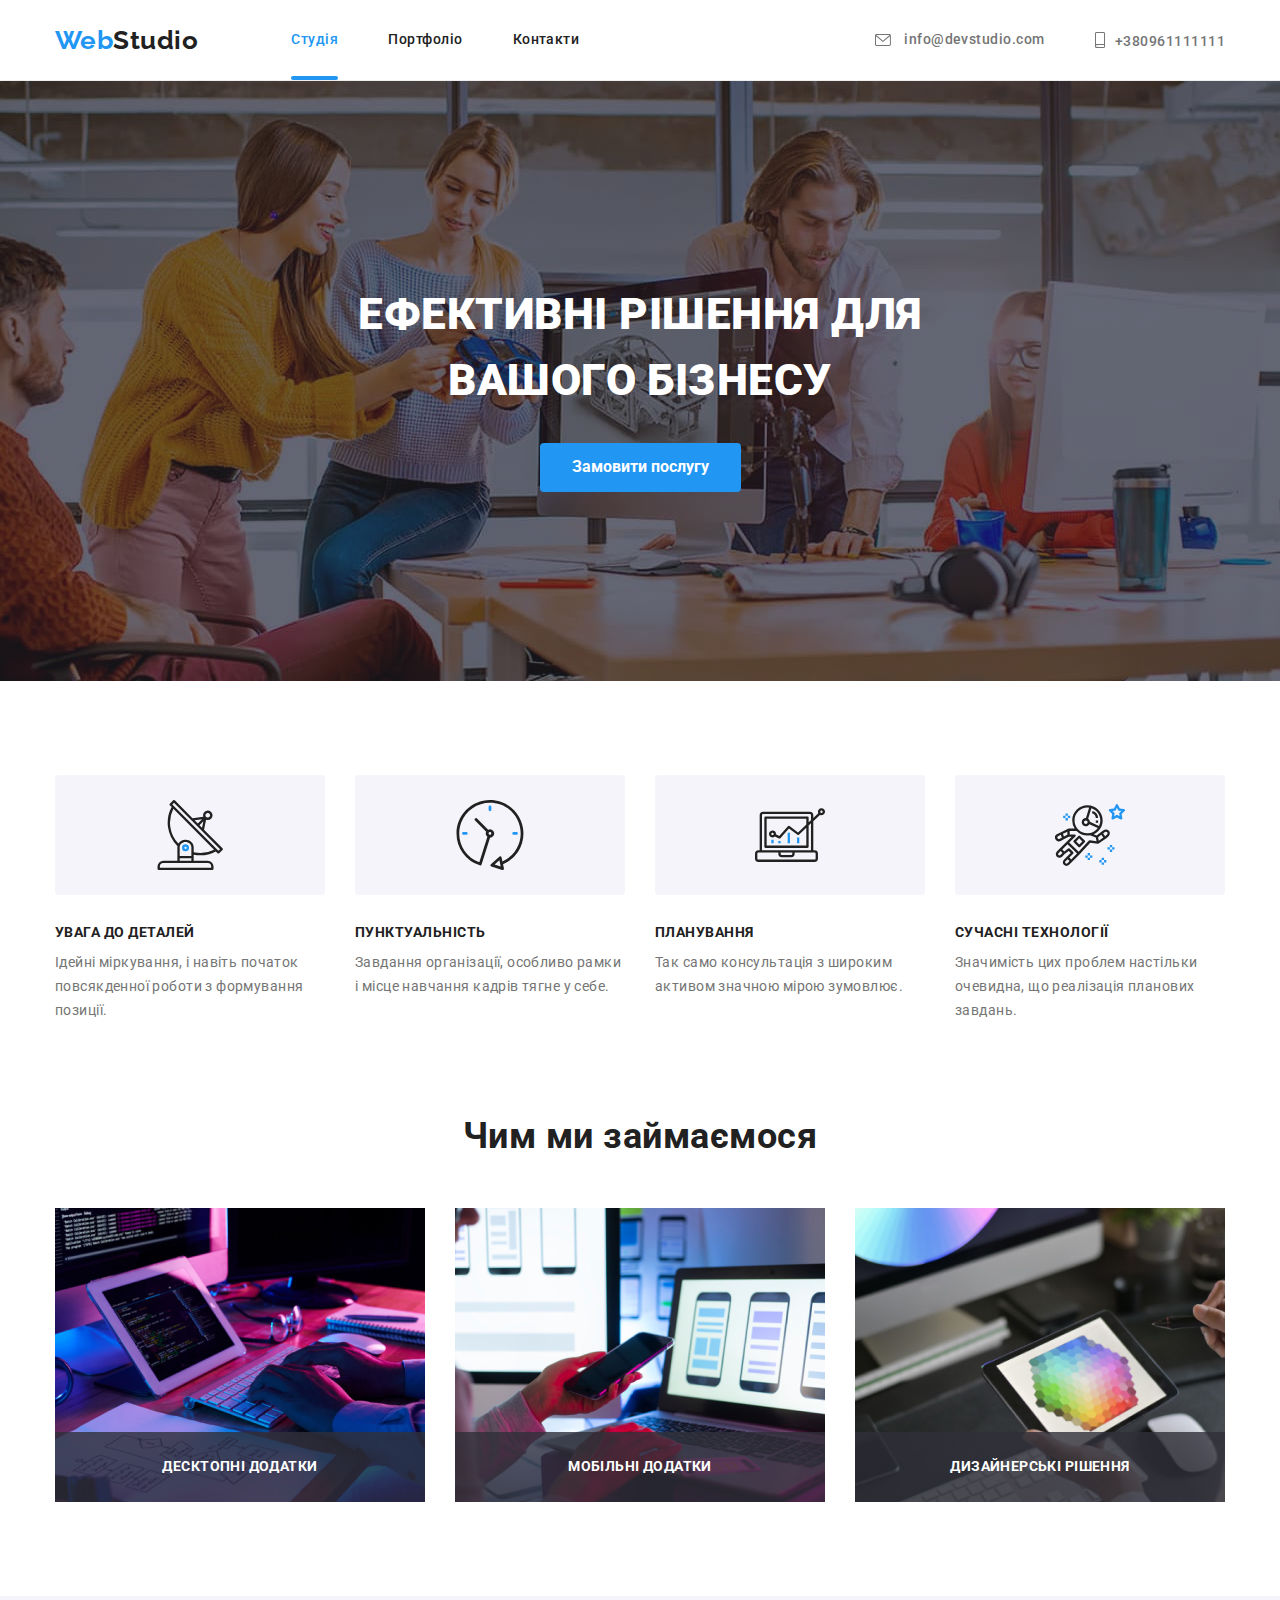
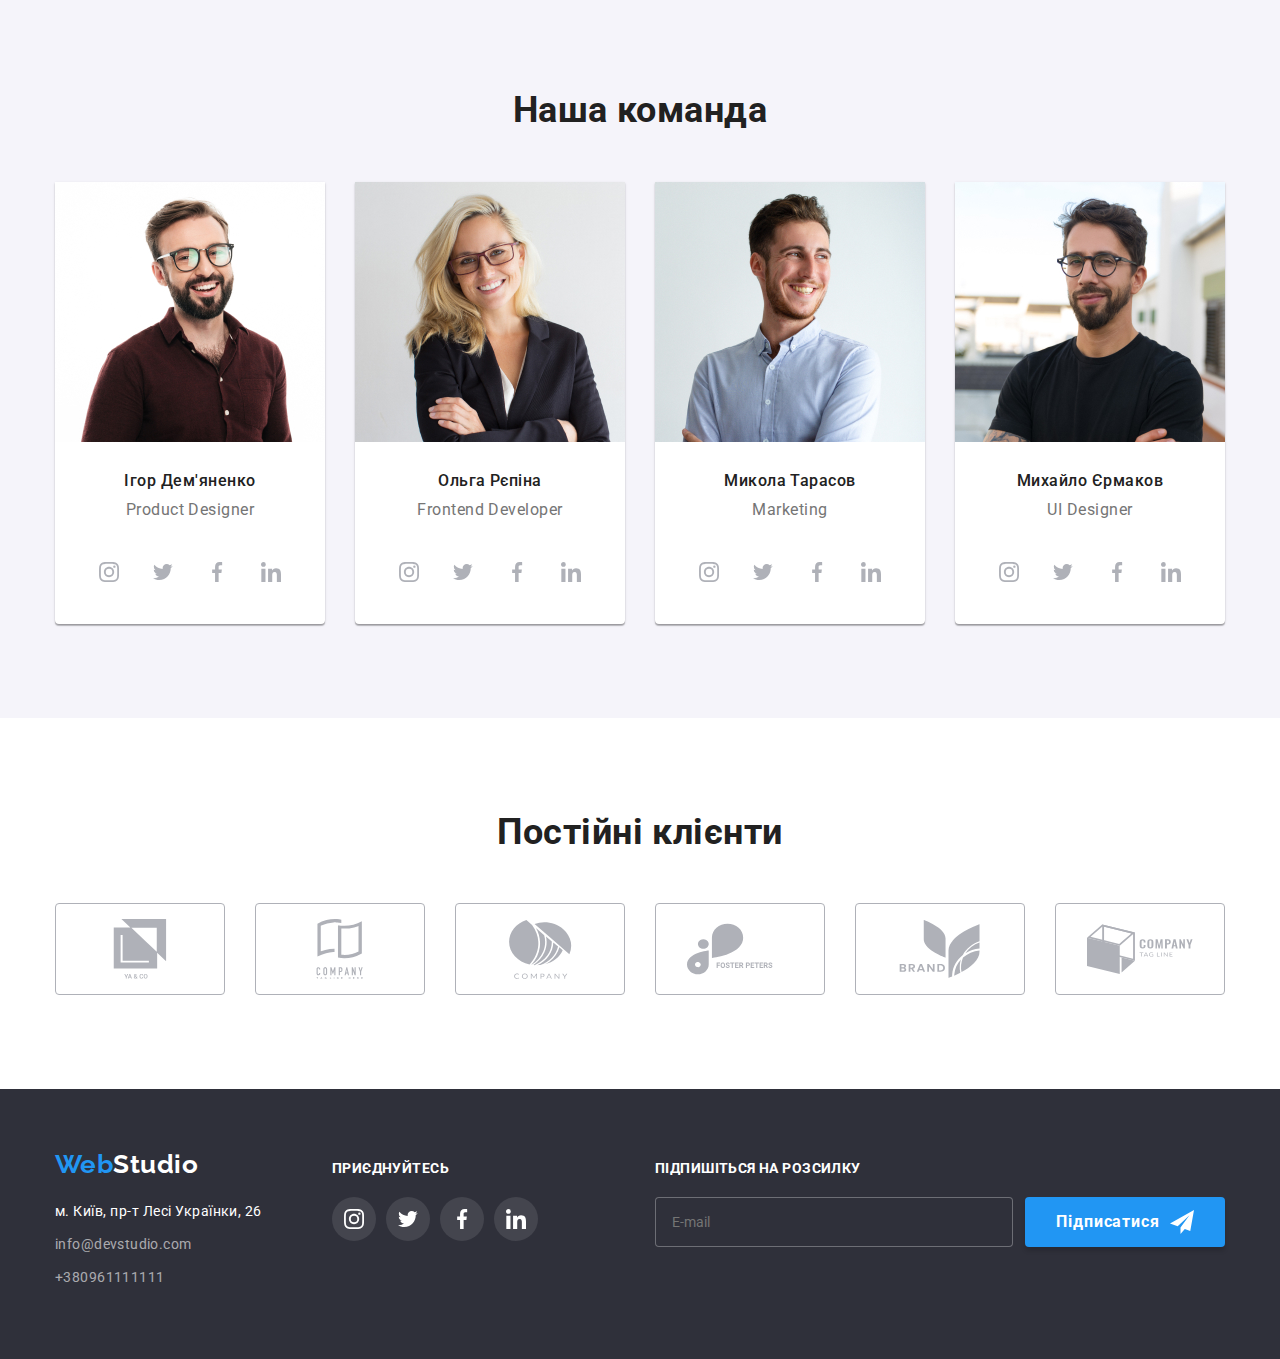
<file: index.html>
<!DOCTYPE html>
<html lang="uk">
<head>
    <meta charset="UTF-8">
    <meta http-equiv="X-UA-Compatible" content="IE=edge">
    <meta name="viewport" content="width=device-width, initial-scale=1.0">
    <title>WebStudio</title>
    <link rel="preconnect" href="https://fonts.googleapis.com">
    <link rel="preconnect" href="https://fonts.gstatic.com" crossorigin>
    <link href="https://fonts.googleapis.com/css2?family=Raleway:wght@700&family=Roboto:wght@400;500;700;900&display=swap" rel="stylesheet">
    <link rel="stylesheet" href="https://cdnjs.cloudflare.com/ajax/libs/modern-normalize/1.1.0/modern-normalize.min.css">
    <link rel="stylesheet" href="./css/styles.css">
</head>

<body>
<!--Шапка сайта-->

<header class="page-header">
<div class="container">
    
    <nav class="main-nav">  
        <a href="./index.html" class="logo">Web<span class="logo_accent">Studio</span></a> 
   <ul class="site-nav">
       <li class="site-nav__item"><a href="./index.html" class="site-nav__link current">Студія</a></li>
       <li class="site-nav__item"><a href="./portfolio.html" class="site-nav__link">Портфоліо</a></li>
       <li class="site-nav__item"><a href="" class="site-nav__link">Контакти</a></li>
   </ul>
   <ul class="site-contact">
    <li class="site-contact__item">
        <a href="mailto:info@devstudio.com" class="site-contact__link">
        <svg class="site-contact__icon"  width="16" height="12" ><use href="./images/icons.svg#envelope" ></use></svg>
        info@devstudio.com</a>
    </li>
   <li class="site-contact__item"><a href="tel:+380961111111" class="site-contact__link">
    <svg class="site-contact__icon" width="10" height="16" ><use href="./images/icons.svg#smartphone" ></use></svg>+380961111111</a></li>
</ul>
   </nav>  
</div>
</header>

<main>
<!--Герой-->
<section class="hero overlay">
    <div class="container">  
    <h1 class="hero__title">Ефективні рішення для вашого бізнесу</h1>
            <button type="button" class="hero__button" data-modal-open>
            Замовити послугу
            </button>
        </div>
</section>

<!--Блок послуги-->
<section class="section feature">
    <div class="container">
    <h2 class="visually-hidden">Наші особливості</h2>
        <ul class="feature__list">
            
            <li>
                <div class="feature__wrapper">
                    <svg width="70" height="70" ><use href="./images/icons.svg#antenna" ></use></svg>
                </div>
                <h3 class="feature__title">Увага до деталей</h3>
                <p class="feature__text">Ідейні міркування, і навіть початок повсякденної роботи з формування позиції.</p>
            </li>
            
            <li>
                <div class="feature__wrapper">
                    <svg  width="70" height="70" ><use href="./images/icons.svg#clock" ></use></svg>
                </div>
                <h3 class="feature__title">Пунктуальність</h3>
                <p class="feature__text">Завдання організації, особливо рамки і місце навчання кадрів тягне у себе.</p>
            </li>
            
            <li>
                <div class="feature__wrapper">
                    <svg width="70" height="70" ><use href="./images/icons.svg#diagram" ></use></svg>
                </div>
                <h3 class="feature__title">Планування</h3>
                <p class="feature__text">Так само консультація з широким активом значною мірою зумовлює.</p>
            </li>
            
            <li >
                <div class="feature__wrapper">
                    <svg width="70" height="70" ><use href="./images/icons.svg#astronaut" ></use></svg>
                </div>
                <h3 class="feature__title">Сучасні технології</h3>
                <p class="feature__text">Значимість цих проблем настільки очевидна, що реалізація планових завдань.</p>
            </li>
    </ul>
</div> 
</section>
<!-- Чим ми займаємося -->
<section class="section-services">
        <div class="container">
        <h3 class="section-title">Чим ми займаємося</h3>
        <ul class="services">
        <li >
            <img  src="./images/1.jpg" width="370" alt="Розробка" >
            <p class="services__text">Десктопні додатки</p>
        </li>
        <li>
            <img  src="./images/2.jpg" width="370" alt="Створення макету">
            <p class="services__text">Мобільні додатки</p>
        </li>
        <li >
            
            
            <img  src="./images/3.jpg" width="370" alt="Графічне оформлення">
            <p class="services__text">Дизайнерські рішення</p>
        </li>
        </ul>
    </div>
</section>

<!--Наша команда-->
<section class="section-team">
    <div class="container">
        <h2 class="section-title">Наша команда</h2>
        <ul class="team">
            <li class="team-user">
                <img src="./images/team1.jpg" width="270" alt="Дизайнер команди">
                <div class="team-user__items">
                    <p class="team-user__name">Ігор Дем'яненко</p> 
                    <p class="team-user__position">Product Designer</p>
                </div>
               <ul class="social-list">
                <li > 
                    <a class="social-list__link" href="#" target="_blank" rel="noopener noreferrer">
                        <svg class="social-list__icon" width="20" height="20">
                        <use href="./images/icons.svg#instagram"></use>
                        </svg>
                    </a>
                </li>
               <li> 
                    <a class="social-list__link" href="#" target="_blank" rel="noopener noreferrer">
                    <svg class="social-list__icon" width="20" height="20">
                    <use href="./images/icons.svg#twitter"></use>
                    </svg>
                    </a>
                </li>
                <li > 
                    <a class="social-list__link" href="#" target="_blank" rel="noopener noreferrer">
                    <svg class="social-list__icon" width="20" height="20">
                    <use href="./images/icons.svg#facebook"></use>
                    </svg>
                    </a>
                </li>
                <li > 
                    <a class="social-list__link" href="#" target="_blank" rel="noopener noreferrer">
                    <svg class="social-list__icon" width="20" height="20">
                    <use href="./images/icons.svg#linkedin"></use>
                    </svg>
                    </a>
                </li>
               </ul>
            </li>
            
            <li class="team-user">
                <img src="./images/team2.jpg" width="270" alt="Інтерфейсний розробник">
                <div class="team-user__items">
                    <p class="team-user__name">Ольга Рєпіна</p>
                    <p class="team-user__position">Frontend Developer</p>
                </div>
                <ul class="social-list">
                    <li > 
                        <a class="social-list__link" href="#" target="_blank" rel="noopener noreferrer">
                            <svg class="social-list__icon" width="20" height="20">
                            <use href="./images/icons.svg#instagram"></use>
                            </svg>
                        </a>
                    </li>
                   <li > 
                        <a class="social-list__link" href="#" target="_blank" rel="noopener noreferrer">
                        <svg class="social-list__icon" width="20" height="20">
                        <use href="./images/icons.svg#twitter"></use>
                        </svg>
                        </a>
                    </li>
                    <li > 
                        <a class="social-list__link" href="#" target="_blank" rel="noopener noreferrer">
                        <svg class="social-list__icon" width="20" height="20">
                        <use href="./images/icons.svg#facebook"></use>
                        </svg>
                        </a>
                    </li>
                    <li > 
                        <a class="social-list__link" href="#" target="_blank" rel="noopener noreferrer">
                        <svg class="social-list__icon" width="20" height="20">
                        <use href="./images/icons.svg#linkedin"></use>
                        </svg>
                        </a>
                    </li>
                   </ul>
            </li>
            
            <li class="team-user">
                <img src="./images/team3.jpg" width="270" alt="Маркетолог">
                <div class="team-user__items">
                    <p class="team-user__name">Микола Тарасов</p>
                    <p class="team-user__position">Marketing</p>
                </div>
                <ul class="social-list">
                    <li> 
                        <a class="social-list__link" href="#" target="_blank" rel="noopener noreferrer">
                            <svg class="social-list__icon" width="20" height="20">
                            <use href="./images/icons.svg#instagram"></use>
                            </svg>
                        </a>
                    </li>
                   <li> 
                        <a class="social-list__link" href="#" target="_blank" rel="noopener noreferrer">
                        <svg class="social-list__icon" width="20" height="20">
                        <use href="./images/icons.svg#twitter"></use>
                        </svg>
                        </a>
                    </li>
                    <li > 
                        <a class="social-list__link" href="#" target="_blank" rel="noopener noreferrer">
                        <svg class="social-list__icon" width="20" height="20">
                        <use href="./images/icons.svg#facebook"></use>
                        </svg>
                        </a>
                    </li>
                    <li > 
                        <a class="social-list__link" href="#" target="_blank" rel="noopener noreferrer">
                        <svg class="social-list__icon" width="20" height="20">
                        <use href="./images/icons.svg#linkedin"></use>
                        </svg>
                        </a>
                    </li>
                </ul>
            </li>
            
            <li class="team-user">
                <img src="./images/team4.jpg" width="270" alt="UI Дизайнер">
                <div class="team-user__items">
                    <p class="team-user__name">Михайло Єрмаков</p>
                    <p class="team-user__position">UI Designer</p>
                </div>
                <ul class="social-list">
                    <li > 
                        <a class="social-list__link" href="#" target="_blank" rel="noopener noreferrer">
                            <svg class="social-list__icon" width="20" height="20">
                            <use href="./images/icons.svg#instagram"></use>
                            </svg>
                        </a>
                    </li>
                   <li > 
                        <a class="social-list__link" href="#" target="_blank" rel="noopener noreferrer">
                        <svg class="social-list__icon" width="20" height="20">
                        <use href="./images/icons.svg#twitter"></use>
                        </svg>
                        </a>
                    </li>
                    <li> 
                        <a class="social-list__link" href="#" target="_blank" rel="noopener noreferrer">
                        <svg class="social-list__icon" width="20" height="20">
                        <use href="./images/icons.svg#facebook"></use>
                        </svg>
                        </a>
                    </li>
                    <li > 
                        <a class="social-list__link" href="#" target="_blank" rel="noopener noreferrer">
                        <svg class="social-list__icon" width="20" height="20">
                        <use href="./images/icons.svg#linkedin"></use>
                        </svg>
                        </a>
                    </li>
                   </ul>
            </li>
        </ul>
    </div>
</section>

<!-- Постійні клієнти -->
<section class="section">
<div class="container">
<h2 class="section-title">Постійні клієнти</h2>
<ul class="clients-list">
    <li >
       <a class="clients-list__link" href="#" target="_blank" rel="noopener noreferrer">
       <svg class="clients-list__icon" width="106" height="60">
       <use href="./images/icons.svg#group1"></use>
       </svg>
       </a>
    </li>
   
    <li >
        <a class="clients-list__link" href="#" target="_blank" rel="noopener noreferrer">
        <svg class="clients-list__icon" width="106" height="60">
        <use href="./images/icons.svg#group2"></use>
        </svg>
    </a>
    </li>
    
    <li >
        <a class="clients-list__link" href="#" target="_blank" rel="noopener noreferrer">
        <svg class="clients-list__icon" width="106" height="60">
        <use href="./images/icons.svg#group3"></use>
        </svg>
    </a>
    </li>
                
    <li>
        <a class="clients-list__link" href="#" target="_blank" rel="noopener noreferrer">
        <svg class="clients-list__icon" width="106" height="60">
        <use href="./images/icons.svg#group4"></use>
        </svg>
    </a>
    </li>
                    
    <li >
        <a class="clients-list__link" href="#" target="_blank" rel="noopener noreferrer">
        <svg class="clients-list__icon" width="106" height="60">
        <use href="./images/icons.svg#group5"></use>
        </svg>
    </a>
    </li>
                        
    <li >
        <a class="clients-list__link" href="#" target="_blank" rel="noopener noreferrer">
        <svg class="clients-list__icon" width="106" height="60">
        <use href="./images/icons.svg#group6"></use>
        </svg>
    </a>
    </li>
                            
    
    

    
</ul>
</div>

</section>

</main>
<!--Футер-->

<footer class="footer">
     
<div class="container">
<div class="footer-nav">
    
    <div>
        <a href="./index.html" class="logo-footer">Web<span class="logo-footer__accent">Studio</span></a>
            <address>
            <ul>
                <li class="footer-contact"><a href="https://goo.gl/maps/CPtrU1FHBa2aNyZL9" target="_blank" rel="noopener noreferrer" class="footer-contact__location" >м. Київ, пр-т Лесі Українки, 26</a></li>
                <li class="footer-contact"><a href="mailto:info@devstudio.com" class="footer-contact__link">info@devstudio.com</a></li>
                <li class="footer-contact"><a href="tel:+380961111111" class="footer-contact__link" >+380961111111</a></li>
            </ul>
            </address>  
    </div>
    
    <div class="footer-social">
                <p class="footer-social__title">Приєднуйтесь</p>
                <ul class="footer-social__list">
                    <li> 
                        <a class="footer-social__link" href="#" target="_blank" rel="noopener noreferrer">
                            <svg class="footer-social__icon" width="20" height="20">
                            <use href="./images/icons.svg#instagram"></use>
                            </svg>
                        </a>
                    </li>
                   <li> 
                        <a class="footer-social__link" href="#" target="_blank" rel="noopener noreferrer">
                        <svg class="footer-social__icon" width="20" height="20">
                        <use href="./images/icons.svg#twitter"></use>
                        </svg>
                        </a>
                    </li>
                    <li > 
                        <a class="footer-social__link" href="#" target="_blank" rel="noopener noreferrer">
                        <svg class="footer-social__icon" width="20" height="20">
                        <use href="./images/icons.svg#facebook"></use>
                        </svg>
                        </a>
                    </li>
                    <li> 
                        <a class="footer-social__link" href="#" target="_blank" rel="noopener noreferrer">
                        <svg class="footer-social__icon" width="20" height="20">
                        <use href="./images/icons.svg#linkedin"></use>
                        </svg>
                        </a>
                    </li>
                   </ul>
    </div> 
    
    <div class="footer-subscription">
            <p class="footer-social__title">Підпишіться на розсилку</p>
            <div class="footer-subscription__label">
            <label for="email"></label>
            <input type="email" name="email" id="email" placeholder="E-mail">
            <button class="footer-subscription__button" type="submit" >
                Підписатися<svg class="footer-subscription__icon" width="24" height="24" ><use href="./images/icons.svg#icon-send" ></use></svg>
            </button>
        </div>
    </div>          
   
</div>
</div>
    
          
    
</footer>

<!-- Backdrop -->

<div class="backdrop is-hidden" data-modal>
<div class="modal">
<h2 class="modal-title">Залиште свої дані, ми вам передзвонимо</h2>
<button class="modal-button__close" data-modal-close >
<svg class="close-black" width="18" height="18" ><use href="./images/icons.svg#close-black" ></use></svg>
</button>

<form class="form-list" >

<label class="form-field"for="name">
    <span class="form-field__label">Ім'я</span>
    <input  class="form-field__input" type="text" name="name" >
    <svg class="form-field__icon" width="18" height="18" ><use href="./images/icons.svg#person-black" ></use></svg>
</label>
<label class="form-field"for="tel">
    <span class="form-field__label">Телефон</span>
    <input  class="form-field__input" type="tel" name="tel" >
    <svg class="form-field__icon" width="18" height="18" ><use href="./images/icons.svg#tlephone-black" ></use></svg>
</label>
<label class="form-field"for="email">
    <span class="form-field__label">Пошта</span>
    <input  class="form-field__input" type="email" name="email">
    <svg class="form-field__icon" width="18" height="18" ><use href="./images/icons.svg#email-black" ></use></svg>
</label>

<label class="form-field" for="comment"><span class="form-label">Коментар</span>
    <textarea class="form-field__textarea" name="comment" id="comment"  rows="10" placeholder="Введіть текст"></textarea>
</label>

<label class="form-consent" >
    <input class="form-consent__checkbox" type="checkbox" name="agree" value="agree">
    <span class="form-consent__check">
        <svg class="form-consent__icon" width="16" height="15" ><use href="./images/icons.svg#icon-check" ></use></svg>
    </span>
    <span>Погоджуюся з розсилкою та приймаю <a class="form-link" href="">Умови договору</a></span>
  </label>
</form>

<button class="modal-button__send"  type="submit">Відправити</button>

</div>
</div>

<script src="./js/modal.js"></script>
</body>

</html>
</file>
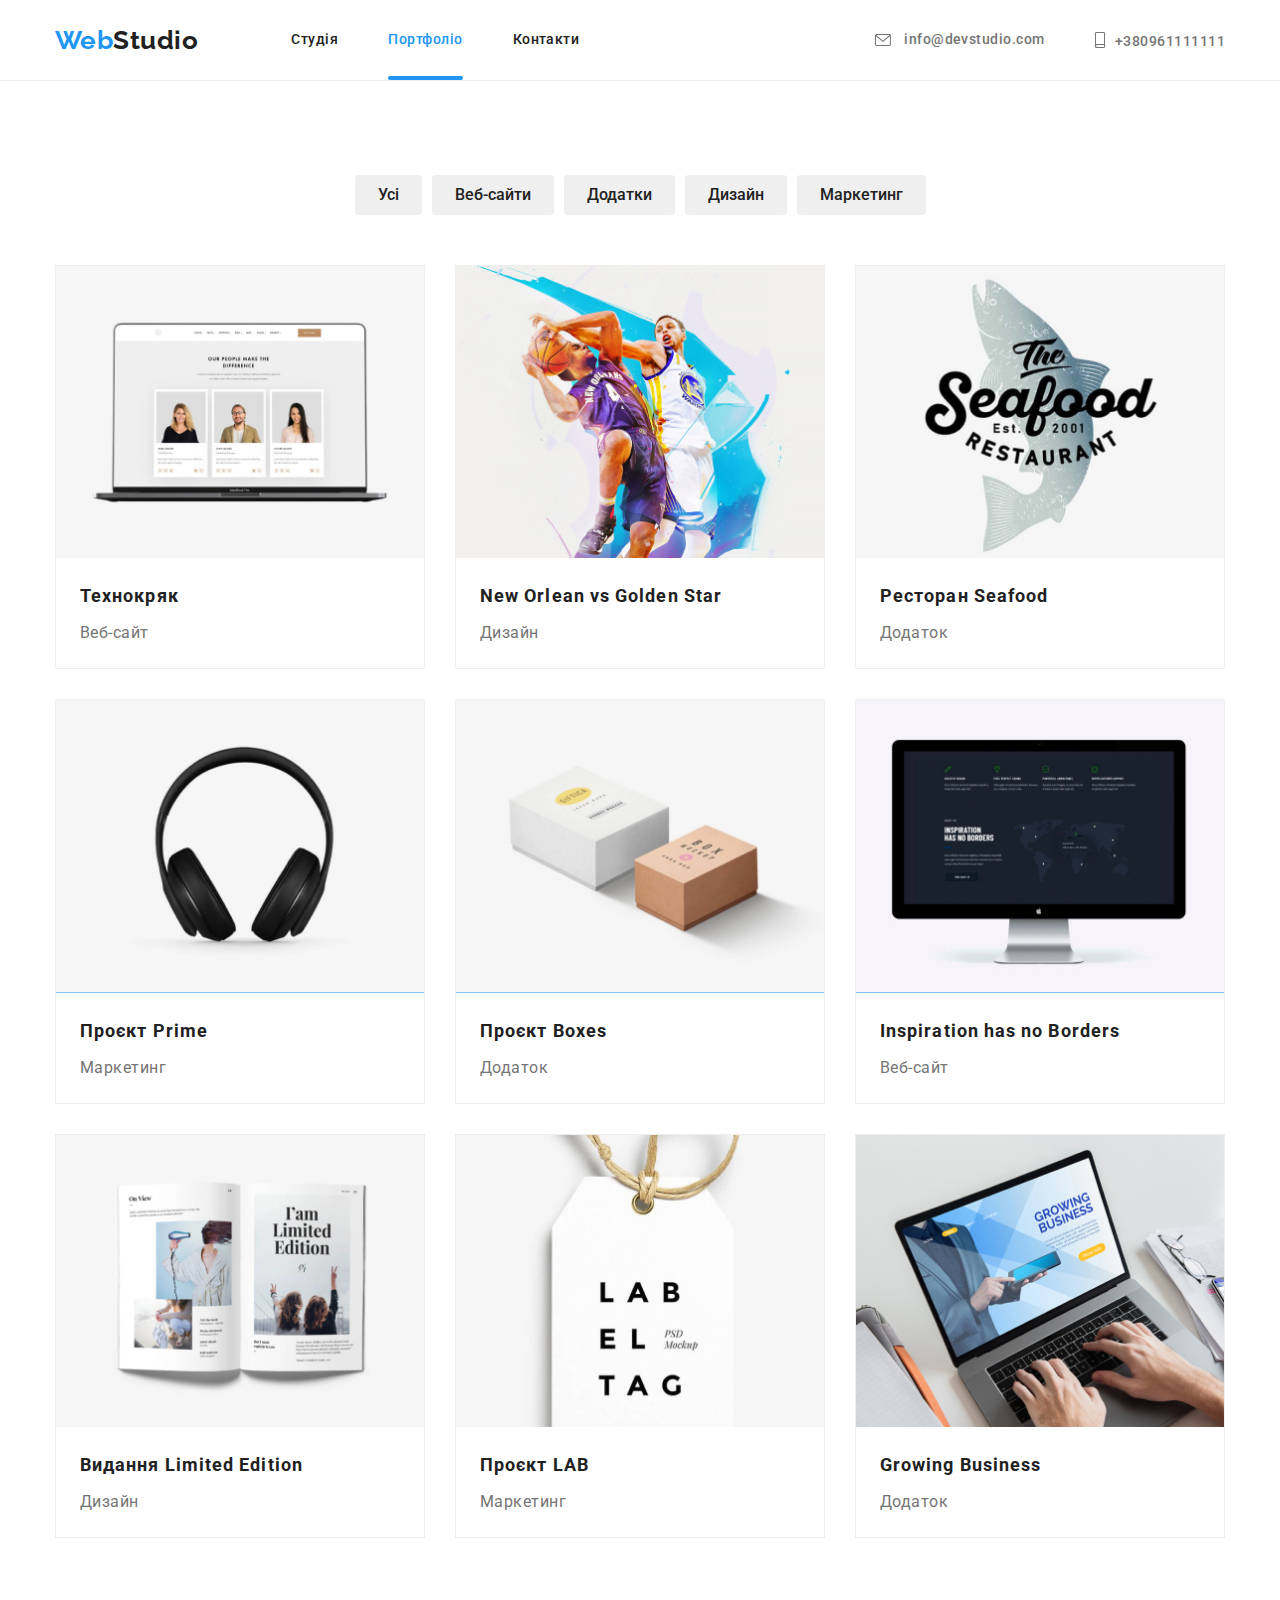
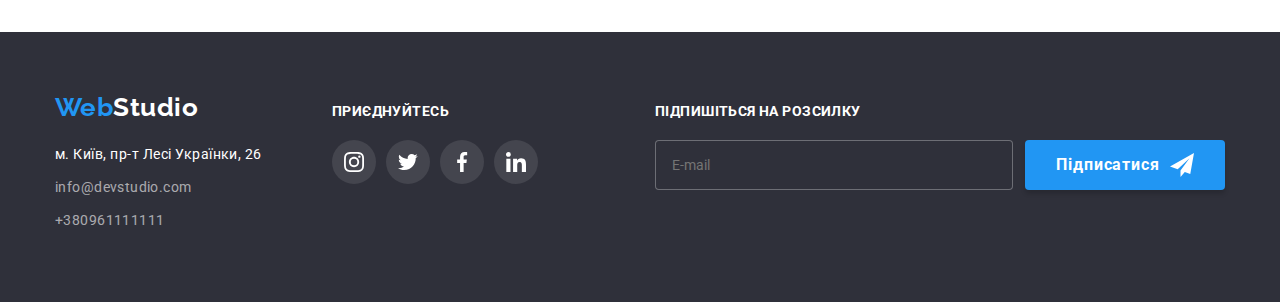
<file: portfolio.html>
<!DOCTYPE html>
<html lang="uk">
    <head>
        <meta charset="UTF-8">
        <meta http-equiv="X-UA-Compatible" content="IE=edge">
        <meta name="viewport" content="width=device-width, initial-scale=1.0">
        <title>Portfolio</title>
        <link rel="preconnect" href="https://fonts.googleapis.com">
        <link rel="preconnect" href="https://fonts.gstatic.com" crossorigin>
        <link href="https://fonts.googleapis.com/css2?family=Raleway:wght@700&family=Roboto:wght@400;500;700;900&display=swap" rel="stylesheet">
        <link rel="stylesheet" href="https://cdnjs.cloudflare.com/ajax/libs/modern-normalize/1.1.0/modern-normalize.min.css">
        <link rel="stylesheet" href="./css/styles.css">
    </head>
<body>
<!--Шапка сайта-->
    <header class="page-header">
        <div class="container">
            
            <nav class="main-nav">  
                <a href="./index.html" class="logo">Web<span class="logo_accent">Studio</span></a> 
           <ul class="site-nav">
               <li class="site-nav__item"><a href="./index.html" class="site-nav__link ">Студія</a></li>
               <li class="site-nav__item"><a href="./portfolio.html" class="site-nav__link current">Портфоліо</a></li>
               <li class="site-nav__item"><a href="" class="site-nav__link">Контакти</a></li>
           </ul>
           <ul class="site-contact">
            <li class="site-contact__item">
                <a href="mailto:info@devstudio.com" class="site-contact__link">
                <svg class="site-contact__icon"  width="16" height="12" ><use href="./images/icons.svg#envelope" ></use></svg>
                info@devstudio.com</a>
            </li>
           <li class="site-contact__item"><a href="tel:+380961111111" class="site-contact__link">
            <svg class="site-contact__icon" width="10" height="16" ><use href="./images/icons.svg#smartphone" ></use></svg>+380961111111</a></li>
        </ul>
           </nav>  
        </div>
        </header>
<main>
    <section class="section">
        <div class="container">
            <h1 class="visually-hidden">Портфоліо</h1>
            
            <ul class="pf-nav">
                <li class="pf-nav__link"><button type="button" class="pf-nav__button">Усі</button></li>
                <li class="pf-nav__link"><button type="button" class="pf-nav__button">Веб-сайти</button></li>
                <li class="pf-nav__link"><button type="button" class="pf-nav__button">Додатки</button></li>
                <li class="pf-nav__link"><button type="button" class="pf-nav__button">Дизайн</button></li>
                <li class="pf-nav__link"><button type="button" class="pf-nav__button">Маркетинг</button></li>
            </ul>
            
            <ul class="portfolio">
         
            <li class="portfolio__item">
                <a href="" class="portfolio__link"> 
                <div class="portfolio-thumb">
                <p class="portfolio-thumb__text">Ресурс пропонує комплексні пропозиції з різним рівнем функціоналу та сервісів. Все це дозволить відвідувачу отримати вичерпні відомості про компанію чи приватну особу.</p>
                <img src="./images/pf-img1.jpg" alt="макет сайту" width="370">
                </div>
                <div class="portfolio-card__text" >
                <h2 class="portfolio-card__title">Технокряк</h2>
                <p >Веб-сайт</p>
                </div>
                </a>
            </li>
            
            <li class="portfolio__item">
                <a href="" class="portfolio__link">
                <div class="portfolio-thumb">
                <p class="portfolio-thumb__text">Ресурс пропонує комплексні пропозиції з різним рівнем функціоналу та сервісів. Все це дозволить відвідувачу отримати вичерпні відомості про компанію чи приватну особу.</p>
                <img src="./images/pf-img2.jpg" alt="баскетболісти" width="370">
                </div>
                <div class="portfolio-card__text">
                <h2 class="portfolio-card__title">New Orlean vs Golden Star</h2>
                <p>Дизайн</p>
                </div>
                </a>
            </li>
            
            <li class="portfolio__item">
                <a href="" class="portfolio__link">
                <div class="portfolio-thumb">
                <p class="portfolio-thumb__text">Ресурс пропонує комплексні пропозиції з різним рівнем функціоналу та сервісів. Все це дозволить відвідувачу отримати вичерпні відомості про компанію чи приватну особу.</p>
                <img src="./images/pf-img3.jpg" alt="логотип рибного ресторану" width="370">
                </div>
                <div class="portfolio-card__text">
                <h2 class="portfolio-card__title">Ресторан Seafood</h2>
                <p>Додаток</p>
                </div>
                </a>
            </li>
            
            <li class="portfolio__item">
                <a href="" class="portfolio__link">
                <div class="portfolio-thumb">
                <p class="portfolio-thumb__text">Ресурс пропонує комплексні пропозиції з різним рівнем функціоналу та сервісів. Все це дозволить відвідувачу отримати вичерпні відомості про компанію чи приватну особу.</p>
                <img src="./images/pf-img4.jpg" alt="зображення навушників" width="370">
                </div>  
                <div class="portfolio-card__text">
                <h2 class="portfolio-card__title">Проєкт Prime</h2>
                <p>Маркетинг</p>
                </div>
                </a>
            </li>
            
            <li class="portfolio__item">
                <a href="" class="portfolio__link">
                <div class="portfolio-thumb">
                <p class="portfolio-thumb__text">Ресурс пропонує комплексні пропозиції з різним рівнем функціоналу та сервісів. Все це дозволить відвідувачу отримати вичерпні відомості про компанію чи приватну особу.</p>
                <img src="./images/pf-img5.jpg" alt="зображення двох боксів" width="370">
                </div> 
                <div class="portfolio-card__text">
                <h2 class="portfolio-card__title">Проєкт Boxes</h2>
                <p>Додаток</p>
                </div>
                </a>
            </li>
            
            <li class="portfolio__item">
                <a href="" class="portfolio__link">
            <div class="portfolio-thumb">
                <p class="portfolio-thumb__text">Ресурс пропонує комплексні пропозиції з різним рівнем функціоналу та сервісів. Все це дозволить відвідувачу отримати вичерпні відомості про компанію чи приватну особу.</p>
                <img src="./images/pf-img6.jpg" alt="зображення сайту" width="370">
            </div>  
            <div class="portfolio-card__text">
                <h2 class="portfolio-card__title">Inspiration has no Borders</h2>
                <p>Веб-сайт</p>
            </div>
                </a>
            </li>
            
            <li class="portfolio__item">
                <a href="" class="portfolio__link">
                <div class="portfolio-thumb">
                <p class="portfolio-thumb__text">Ресурс пропонує комплексні пропозиції з різним рівнем функціоналу та сервісів. Все це дозволить відвідувачу отримати вичерпні відомості про компанію чи приватну особу.</p>
                <img src="./images/pf-img7.jpg" alt="зображення книги" width="370">
               </div>
            <div class="portfolio-card__text">
                <h2 class="portfolio-card__title">Видання Limited Edition</h2>
                <p>Дизайн</p>   
                </div> 
                </a>
            </li>
            
            <li class="portfolio__item">
                <a href="" class="portfolio__link">
                <div class="portfolio-thumb">
                <p class="portfolio-thumb__text">Ресурс пропонує комплексні пропозиції з різним рівнем функціоналу та сервісів. Все це дозволить відвідувачу отримати вичерпні відомості про компанію чи приватну особу.</p>
                <img src="./images/pf-img8.jpg" alt="зображення лейби" width="370">
            </div>
                <div class="portfolio-card__text">
                <h2 class="portfolio-card__title">Проєкт LAB</h2>
                <p>Маркетинг</p>
                </div>
                </a>
            </li>
            
            <li class="portfolio__item">
                <a href="" class="portfolio__link">
                <div class="portfolio-thumb">
                <p class="portfolio-thumb__text">Ресурс пропонує комплексні пропозиції з різним рівнем функціоналу та сервісів. Все це дозволить відвідувачу отримати вичерпні відомості про компанію чи приватну особу.</p>
                <img src="./images/pf-img9.jpg" alt="зображення компьютерного дадатку" width="370">
            </div> 
            <div class="portfolio-card__text">
                <h2 class="portfolio-card__title">Growing Business</h2>
                <p>Додаток</p>
                </div>
                </a>
            </li>
            </ul>
        </div>
    </section>
    


</main>



<!--Футер-->
<footer class="footer">
     
    <div class="container">
    <div class="footer-nav">
        
        <div>
            <a href="./index.html" class="logo-footer">Web<span class="logo-footer__accent">Studio</span></a>
                <address>
                <ul>
                    <li class="footer-contact"><a href="https://goo.gl/maps/CPtrU1FHBa2aNyZL9" target="_blank" rel="noopener noreferrer" class="footer-contact__location" >м. Київ, пр-т Лесі Українки, 26</a></li>
                    <li class="footer-contact"><a href="mailto:info@devstudio.com" class="footer-contact__link">info@devstudio.com</a></li>
                    <li class="footer-contact"><a href="tel:+380961111111" class="footer-contact__link" >+380961111111</a></li>
                </ul>
                </address>  
        </div>
        
        <div class="footer-social">
                    <p class="footer-social__title">Приєднуйтесь</p>
                    <ul class="footer-social__list">
                        <li> 
                            <a class="footer-social__link" href="#" target="_blank" rel="noopener noreferrer">
                                <svg class="footer-social__icon" width="20" height="20">
                                <use href="./images/icons.svg#instagram"></use>
                                </svg>
                            </a>
                        </li>
                       <li> 
                            <a class="footer-social__link" href="#" target="_blank" rel="noopener noreferrer">
                            <svg class="footer-social__icon" width="20" height="20">
                            <use href="./images/icons.svg#twitter"></use>
                            </svg>
                            </a>
                        </li>
                        <li > 
                            <a class="footer-social__link" href="#" target="_blank" rel="noopener noreferrer">
                            <svg class="footer-social__icon" width="20" height="20">
                            <use href="./images/icons.svg#facebook"></use>
                            </svg>
                            </a>
                        </li>
                        <li> 
                            <a class="footer-social__link" href="#" target="_blank" rel="noopener noreferrer">
                            <svg class="footer-social__icon" width="20" height="20">
                            <use href="./images/icons.svg#linkedin"></use>
                            </svg>
                            </a>
                        </li>
                       </ul>
        </div> 
        
        <div class="footer-subscription">
                <p class="footer-social__title">Підпишіться на розсилку</p>
                <div class="footer-subscription__label">
                <label for="email"></label>
                <input type="email" name="email" id="email" placeholder="E-mail">
                <button class="footer-subscription__button" type="submit" >
                    Підписатися<svg class="footer-subscription__icon" width="24" height="24" ><use href="./images/icons.svg#icon-send" ></use></svg>
                </button>
            </div>
        </div>          
       
    </div>
    </div>
        
              
        
    </footer>
</body>
</html>
</file>
<file: css/styles.css>
/* Колір основного тексту #212121 */
/* Вторинний колір тексту #757575 */
/* Вторинний колір фону #2F303A / #F5F4FA */
/* Білий #FFFFFF #EEEEEE */
/* Акцент #2196F3 / #188CE8 */
/* Вторинний колір фону #2F303A */

:root{ 
--primary-text-color:#212121;
--title-text-color:#757575;
--accent-color: #2196F3;
--primary-white-color: #fff;
--secondary-bcg-color:#2F303A;
--third-bcg-color: #F5F4FA;
--accent-secondary-color: #188CE8;
--border-color: #EEEEEE;
--clients-color: #AFB1B8;
--box-shadow: 0px 1px 3px rgba(0, 0, 0, 0.12), 0px 1px 1px rgba(0, 0, 0, 0.14), 0px 2px 1px rgba(0, 0, 0, 0.2);}

html{ box-sizing: border-box;}
*,
*::before,
*::after {
  box-sizing:inherit;}

body { 

background-color:var(--primary-white-color);
color: var(--title-text-color);
font-family: 'Roboto',sans-serif;
letter-spacing: 0.03em;}

ul { padding: 0;
     margin: 0;
     list-style: none;}
a {text-decoration: none;}

h1, h2, h3, h4, h5, h5, p { margin-top: 0;
margin-bottom: 0;}

img{ 
display: block;
width: 100%;}

textarea{ resize: none;}

.container{ 
  margin-left:auto;
  margin-right:auto;
  padding-left:15px;
  padding-right:15px;
  width: 1200px;
  
}
.section{
  padding-top: 94px;
  padding-bottom: 94px;
}
/* Site header */


.page-header{
 
 width: 100%;
 top: 0;
 left: 0;
 min-height: 80px;
 border-bottom: 1px solid var(--border-color);
 background-color: var(--primary-white-color);
 
}


  .logo {
   
color:var(--accent-color); text-decoration: none;
font-family: 'Raleway';
font-weight: 700;
font-size: 26px;
line-height: 1.19;}


/* Main nav */

.main-nav{ display: flex;
align-items: center;
}

.logo_accent{ color:var(--primary-text-color);}

.site-nav{ 
display: flex; 
margin-left: 93px;
}

.site-nav .site-nav__item + .site-nav__item{
  margin-left: 50px;
}

.site-nav .site-nav__link { 
  position: relative;
  display: block;
  padding-top: 32px;
  padding-bottom: 32px;
  
  color:var(--primary-text-color); 
  text-decoration: none;
  font-weight: 500;
  font-size: 14px;
  line-height: 1.14;
  
  transition: color 250ms cubic-bezier(0.4, 0, 0.2, 1); }

  .site-nav__link.current::after {
    content: '';
    position: absolute;
    display: blok;
    width:100%;
    height: 4px;
    left: 0;
    bottom: 0;
    background: #2196F3;
    border-radius: 2px;
    }
  
  
    


    .site-nav .site-nav__link:hover , .site-nav .site-nav__link:focus { color:var(--accent-color);text-decoration: none;}
 
/* Contacts */
.site-contact {
  display: flex;
  margin-left: auto;
  align-items: center;
  font-weight: 500;
  font-size: 14px;
  line-height: 1.14;
  
  
}

.site-contact .site-contact__item + .site-contact__item{
    margin-left: 50px;
  }

.site-contact__link{
  color: var(--title-text-color); 
  font-style: normal;
  transition: color 250ms cubic-bezier(0.4, 0, 0.2, 1); }

.site-contact .site-contact__link:hover , .site-contact .site-contact__link:focus { color:var(--accent-color);}

.site-contact__icon{ 
position:relative;
top: 1.5px;
margin-right: 10px;
fill:currentColor;}

.site-nav__link.current { color: var(--accent-color);}

/* Hero */
.hero{ 
  padding-top: 200px;
  padding-bottom:200px;
  text-align: center;
 }
 
 .overlay{  
  background-image:linear-gradient(to right,rgba(47, 48, 58, 0.4), rgba(47, 48, 58, 0.4)),
  url(../images/hero_fon.jpg);
  background-position: center ;
  background-repeat: no-repeat;
  height: 600px;
  max-width: 1600px;
  margin-left: auto;
  margin-right: auto;
  background-color: var(--secondary-bcg-color);
  
 }


 .hero__title {
  width: 696px;
  margin: 0 auto 30px;
  color:var(--primary-white-color);
  font-weight: 900;
  font-size: 44px;
  line-height: 1.5;
  text-transform: uppercase;
}



/*  Hero button */
.hero__button { 
  border: none;
  padding: 10px 32px;
  background-color: var(--accent-color);
  border-radius: 4px;
  display: inline-block;
  color: var(--primary-white-color);
  font-weight: 700;
  font-size: 16px;
  line-height: 1.8;
  cursor: pointer;

  transition: color 250ms cubic-bezier(0.4, 0, 0.2, 1); 
}

.hero__button:hover , .hero__button:focus{ background-color: var(--accent-secondary-color); } 



/* Features */

.feature{ padding-top: 94px;}

.feature__list{
  display: flex;
  gap: 30px;}

.feature__list .feature__title { color:var(--primary-text-color);}

.feature__text{ 
font-size: 14px;
line-height: 1.7;
letter-spacing: 0.03em;
color: var(--title-text-color);
}


  

.feature__wrapper{
  display: flex;
  justify-content: center;
  border-radius: 4px;
  background-color: var(--third-bcg-color);
  width: 270px;
  height: 120px;
  align-items: center;
 }

 .feature__title{
  margin-top: 30px;
  margin-bottom: 10px;
  font-weight: 700;
  font-size: 14px;
  line-height: 1.14;
  text-transform: uppercase;}

/* Section */ 
.visually-hidden{
  position: absolute;
  white-space: nowrap;
  width: 1px;
  height: 1px;
  overflow: hidden;
  border: 0;
  padding: 0;
  clip: rect(0 0 0 0);
  clip-path: inset(50%);
  margin: -1px;
} 

.section-title {
  
  margin-top: 0;
  margin-bottom: 50px;
  
  color:var(--primary-text-color); 
  font-weight: 700;
  font-size: 36px;
  line-height: 1.16;
  text-align: center;
}

/* Чим ми займаємося */

.section-services{ 
 padding-top: 0;
  padding-bottom: 94px;
}

.services{ 
position: relative;
display: flex;
gap: 30px;}



.services__text{
position: absolute;
display:flex;
justify-content: center;
align-items: center;
font-weight: 700;
font-size: 14px;
line-height: 1.14;
letter-spacing: 0.03em;
text-transform: uppercase;
width: 370px;
height: 70px;
background-color: rgba(47, 48, 58, 0.8);;
bottom: 0;
color:var(--primary-white-color);

}


  /* Team */
  .section-team{ 
    background-color: var(--third-bcg-color);
    padding-bottom: 94px;
    padding-top: 94px;
  }

.team{display: flex;}
.team .team-user+ .team-user{
  margin-left: 30px;
}
.team li { background-color: var(--primary-white-color);}
.team-user{ 
border-radius: 0px 0px 4px 4px;
box-shadow: var(--box-shadow);}



  .team-user__items{ padding-top: 30px;
  padding-bottom: 30px;
}

  .team-user__name{ 
    margin-bottom: 10px;
    color: var(--primary-text-color);
    font-style: normal;
    font-weight: 500;
    font-size: 16px;
    line-height: 1.18;
    text-align: center;}
   
  .team-user__position{
    font-size: 16px;
    line-height: 1.18;
    text-align: center;}

/* Socials */

.social-list{
  display:flex;
  justify-content: center;
  gap: 10px;
  margin-bottom: 30px; 
}

.social-list__link{ 
  display: flex;
  width: 44px;
  height: 44px;
  border-radius: 50%;
  justify-content: center;
  align-items: center;
  color: var(--clients-color);

  transition: color 250ms cubic-bezier(0.4, 0, 0.2, 1) , background-color 250ms cubic-bezier(0.4, 0, 0.2, 1); 
}

.social-list__icon{ fill:currentColor;}
.social-list__link:hover , .social-list__link:focus{border-radius: 50%; background-color: var(--accent-color); color: var(--primary-white-color);}

 /* Постійні клієнти */


.clients-list{ 
  display: flex;
  gap: 30px;
  

}

.clients-list__link{ 
  display: flex;
  align-items: center;
  justify-content: center; 
  color: var(--clients-color);
  border: 1px solid ;
  border-radius: 4px;
  width: 170px;
  height: 92px;
  transition: border-color 250ms cubic-bezier(0.4, 0, 0.2, 1) ; 

}


.clients-list__link:hover , .clients-list__link:hover .clients-list__icon {
  border-color: var(--accent-color);
  fill: var(--accent-color);
}

.clients-list__icon{ 
transition: fill 250ms cubic-bezier(0.4, 0, 0.2, 1) ; 
fill:currentColor;
}


  
  /* Footer */
.footer { 
padding-top: 60px;
padding-bottom: 60px;
background-color: var(--secondary-bcg-color);
font-size: 14px;
line-height: 1.71;
}
.logo-footer { 
  display: block;
  margin-bottom: 20px;
  color: var(--accent-color);
  font-family: 'Raleway';
  font-weight: 700;
  font-size: 26px;
  line-height: 1.19;}

.logo-footer__accent{ color: var(--primary-white-color);}

.footer-contact{
margin-bottom: 9px;
transition: color 2500ms cubic-bezier(0.4, 0, 0.2, 1) ; 
}

.footer-contact__link{
  font-size: 14px;
  line-height:1.7;
  letter-spacing: 0.03em;
  font-style: normal;
  color: rgba(255, 255, 255, 0.6);
  
}


.footer-contact__location { 
  color: var(--primary-white-color);
  font-style: normal;
  transition: color 250ms cubic-bezier(0.4, 0, 0.2, 1) ; 
}

.footer-contact__location:hover , .footer-contact__location:focus { color:var(--accent-color);}
.footer-contact .footer-contact__link:hover , .footer-contact .footer-contact__link:focus { color:var(--accent-color);}

/* Footer social */
.footer-social__title{ 
font-weight: 700;
font-size: 14px;
line-height: 1.14;
letter-spacing: 0.03em;
text-transform: uppercase;
margin-bottom: 20px;
color: var(--primary-white-color);
}

.footer-nav{ display:flex;
  align-items:baseline;}

.footer-social{ margin-left: 70px;}

.footer-social__link{ 
  display: flex;
  width: 44px;
  height: 44px;
  border-radius: 50%;
  justify-content: center;
  align-items: center;
  color: var(--primary-white-color);
  background: rgba(255, 255, 255, 0.1);
  transition: color 250ms cubic-bezier(0.4, 0, 0.2, 1) , background-color 250ms cubic-bezier(0.4, 0, 0.2, 1) ; 
  ; 

}
.footer-social__icon{ fill:currentColor;}

.footer-social__list{
  display:flex;
  gap: 10px;
   
}
.footer-social__link:hover , .footer-social__link:focus {border-radius: 50%; background-color: var(--accent-color); color: var(--primary-white-color);}

/* Footer Input */


.footer-subscription{

margin-left: auto;
}

.footer-subscription input{

width: 358px;
height: 50px;

padding: 15px 16px;

border: 1px solid rgba(255, 255, 255, 0.3);
box-shadow: (0px 4px 4px rgba(0, 0, 0, 0.15));
border-radius: 4px;

background-color: var(--secondary-bcg-color);
color: var(--primary-white-color);

outline: none;

transition: border-color 250ms cubic-bezier(0.4, 0, 0.2, 1) ;
}
.footer-subscription input:hover , .footer-subscription input:focus{ border-color: var(--accent-color);}

.footer-subscription__label{display: flex;}

.footer-subscription__button{
display:flex;
align-items: center;
justify-content: center;

border: none;
cursor: pointer;

width: 200px;
height: 50px;
background-color:var(--accent-color);
box-shadow: 0px 4px 4px rgba(0, 0, 0, 0.15);
border-radius: 4px;
margin-left: 12px;

color: var(--primary-white-color);
font-weight: 700;
font-size: 16px;
line-height: 1.8;
letter-spacing: 0.06em;

 transition: background-color 250ms cubic-bezier(0.4, 0, 0.2, 1) ; 
}

.footer-subscription__icon{
  margin-left: 10px;
  fill: currentColor;
}
 
.footer-subscription__button:hover { background-color: var(--accent-secondary-color);}



 /* Backdrop */
 .backdrop{
  position: fixed;
  left: 0;
  top: 0;
  width: 100%;
  height: 100%;
  background-color:rgba(0, 0, 0, 0.2);
  opacity: 1;
  transition: transform 250ms cubic-bezier(0.4, 0, 0.2, 1);

 }

.backdrop.is-hidden{
  opacity: 0;
  pointer-events: none;
}


.modal{
  position: relative;
  top: 50%;
  left: 50%;

  padding: 40px;

  width: 528px;
  
  background-color: var(--primary-white-color);

  box-shadow: 0px 1px 3px rgba(0, 0, 0, 0.12), 0px 1px 1px rgba(0, 0, 0, 0.14), 0px 2px 1px rgba(0, 0, 0, 0.2);
  border-radius: 4px;
  
  transform: translate(-50% , -50%) scale(1);
  transition: transform 250ms cubic-bezier(0.4, 0, 0.2, 1) , box-shadow 250ms cubic-bezier(0.4, 0, 0.2, 1);
}


/* Button close  modal */
.modal-button__close{
position: absolute;
display: flex;

align-items: center;
top: 8px;
right: 8px;

width: 30px;
height: 30px;
border: 1px solid rgba(0, 0, 0, 0.1);
border-radius: 50%;
background-color: var(--primary-white-color);
cursor: pointer;

}

.close-black{ 
display: flex;
justify-content: center;

transition: fill 250ms cubic-bezier(0.4, 0, 0.2, 1);
}

.modal-button__close:hover .close-black { fill: var(--accent-color);}



.modal-title{
font-weight: 700;
font-size: 20px;
line-height: 1.15;
text-align: center;
letter-spacing: 0.03em;
color: var(--primary-text-color);

margin-bottom: 12px;
}


/* Form */

.form-list{
  position: relative;
  width: 100%;
}

.form-field{
display: flex;
flex-direction: column;
position: relative;
margin-bottom: 10px;
font-size: 12px;
line-height: 1.16;
letter-spacing: 0.01em;

}

.form-field__label{
  margin-bottom: 4px;
}

.form-field__input{
  position: relative;
  width: 448px;
  height: 40px;
  
  border: 1px solid rgba(33, 33, 33, 0.2);
  border-radius: 4px;
  
  padding-left: 42px;
  outline: none;
  
  transition: border-color 250ms cubic-bezier(0.4, 0, 0.2, 1);
  
}
.form-field__icon{
  display: inline-block;
  position: absolute;
  
  left: 15px;
  top: 50%;
  
  transition: fill 250ms cubic-bezier(0.4, 0, 0.2, 1);
  
}

.form-field__input:hover + .form-field__icon,
.form-field__input:focus + .form-field__icon {
  fill: var(--accent-color);
  border-color: var(--accent-color);
}
.form-field__input:focus , .form-field__input:hover{
  border-color: var(--accent-color);
}

.form-field__textarea{ 
  width: 448px;
  height: 120px;
  padding: 12px 16px;
  
  color: rgba(117, 117, 117, 0.5);
  
  border: 1px solid rgba(33, 33, 33, 0.2);
  border-radius: 4px;
  outline: none;
  
  transition: border-color 250ms cubic-bezier(0.4, 0, 0.2, 1);
}
.form-field__textarea:hover , .form-field__textarea:focus{ border-color: var(--accent-color);}

.form-consent{
position: relative;
display: flex;
align-items: center;
justify-content: center;
font-size: 14px;
line-height: 1.7;
letter-spacing: 0.03em;
cursor: pointer;
}

.form-consent__checkbox {
  position: absolute;
  width: 1px;
  height: 1px;
  margin: -1px;
  border: 0;
  padding: 0;
  clip: rect(0 0 0 0);
  overflow: hidden;
  border-radius: 2px;
}
.form-consent__icon{
  display: block;
  align-items: center;
  justify-content: center;
  opacity: 0;
}
.form-consent__check{
  display: inline-flex;
  align-items: center;
  justify-content: center;
  width: 16px;
  height: 15px;
  margin-left: 10px;
  margin-right: 10px;
  border: 2px solid var(--primary-text-color);

  transition:  border 250ms cubic-bezier(0.4, 0, 0.2, 1) , background-color 250ms cubic-bezier(0.4, 0, 0.2, 1);}
  .form-consent__checkbox:checked + .form-consent__check{
    background-color: var(--accent-color);border: 1px solid var(--accent-color);
  }
.form-consent__checkbox:checked + .form-consent__check .form-consent__icon{
  opacity: 1;
  }

.form-link{ 
  color: var(--accent-color);
  text-decoration: underline;
}

.modal-button__send{
display: block;

font-weight: 700;
font-size: 16px;
line-height: 1.8;
color: var(--primary-white-color);

margin: 30px auto 0;

width: 200px;
height: 50px;
border-radius: 4px;
background-color: var(--accent-color);
box-shadow: 0px 4px 4px rgba(0, 0, 0, 0.15);
border: none;
cursor: pointer;

transition: background-color 250ms cubic-bezier(0.4, 0, 0.2, 1);

}
.modal-button__send:hover{ background-color: var(--accent-secondary-color);}



/* Portfolio */

  .pf-nav__button{ 
    border: 1px solid transparent;
    border-radius: 4px;
    padding: 6px 22px;
    font-weight: 500;
    font-size: 16px;
    line-height:1.62;
    font-family:inherit;
    cursor: pointer;
    color: var(--primary-text-color);
  
    transition: color 250ms cubic-bezier(0.4, 0, 0.2, 1) , background-color 250ms cubic-bezier(0.4, 0, 0.2, 1) , 
    box-shadow 250ms cubic-bezier(0.4, 0, 0.2, 1);}
  
  .pf-nav .pf-nav__button:hover , .pf-nav .pf-nav__button:focus { background-color: var(--accent-color);color:var(--primary-white-color);
    box-shadow: 0px 3px 1px rgba(0, 0, 0, 0.1), 0px 1px 2px rgba(0, 0, 0, 0.08), 0px 2px 2px rgba(0, 0, 0, 0.12);}
  
  .pf-nav{ 
    display: flex;
     margin-bottom: 50px;
    justify-content: center;

  }
  
  .pf-nav .pf-nav__link + .pf-nav__link { margin-left: 10px;}

/* Portfolio content */

.portfolio-card__title{ 
 margin-bottom: 4px;
 color: var(--primary-text-color);
 font-weight: 700;
 font-size: 18px;
 line-height:2;
 letter-spacing: 0.06em;}

.portfolio__link{ 
display: block;
color: var(--title-text-color);
transition: box-shadow 250ms cubic-bezier(0.4, 0, 0.2, 1);
}

.portfolio-card__text{ 
font-size: 16px;
line-height: 30px;
letter-spacing: 0.03em;
padding: 20px 24px; }


.portfolio{ 
 display: flex;
 flex-wrap: wrap;
 }

.portfolio__item{ 
 
border: 1px solid var(--border-color);
background-color: var(--primary-white-color);
width:calc( ( 100% - 60px ) / 3 );
margin-right: 30px;
margin-bottom: 30px;
} 
.portfolio__item:nth-child(3n){margin-right:0;}

.portfolio__item:nth-last-child(-n + 3){margin-bottom: 0;}

.portfolio__link:hover , .portfolio__link:focus{ box-shadow: 0px 1px 1px rgba(0, 0, 0, 0.12), 0px 4px 4px rgba(0, 0, 0, 0.06), 1px 4px 6px rgba(0, 0, 0, 0.16);}

.portfolio__item:hover .portfolio-thumb__text{
  transform:translateY(0%)
}
.portfolio__item:hover .portfolio-thumb::before{
  transform:translateY(0%)
}

.portfolio-thumb{
  display: block;
  position: relative;
  overflow: hidden;
  
}

.portfolio-thumb::before{ 
  content:'';
  display:block;
  
  position: absolute;
  
  width:100%;
  height:100%;
  background-color: rgba(33, 150, 243, 0.9);
  opacity: 1;
  
  transform:translateY(100%);
  transition: transform 250ms cubic-bezier(0.4, 0, 0.2, 1);
}

.portfolio-thumb__text{
position: absolute;
font-size: 18px;
line-height: 1.5;
letter-spacing: 0.03em;
color: var(--primary-white-color);
padding: 63px 24px;

transform:translateY(100%);
transition: transform 250ms cubic-bezier(0.4, 0, 0.2, 1);

}
</file>
